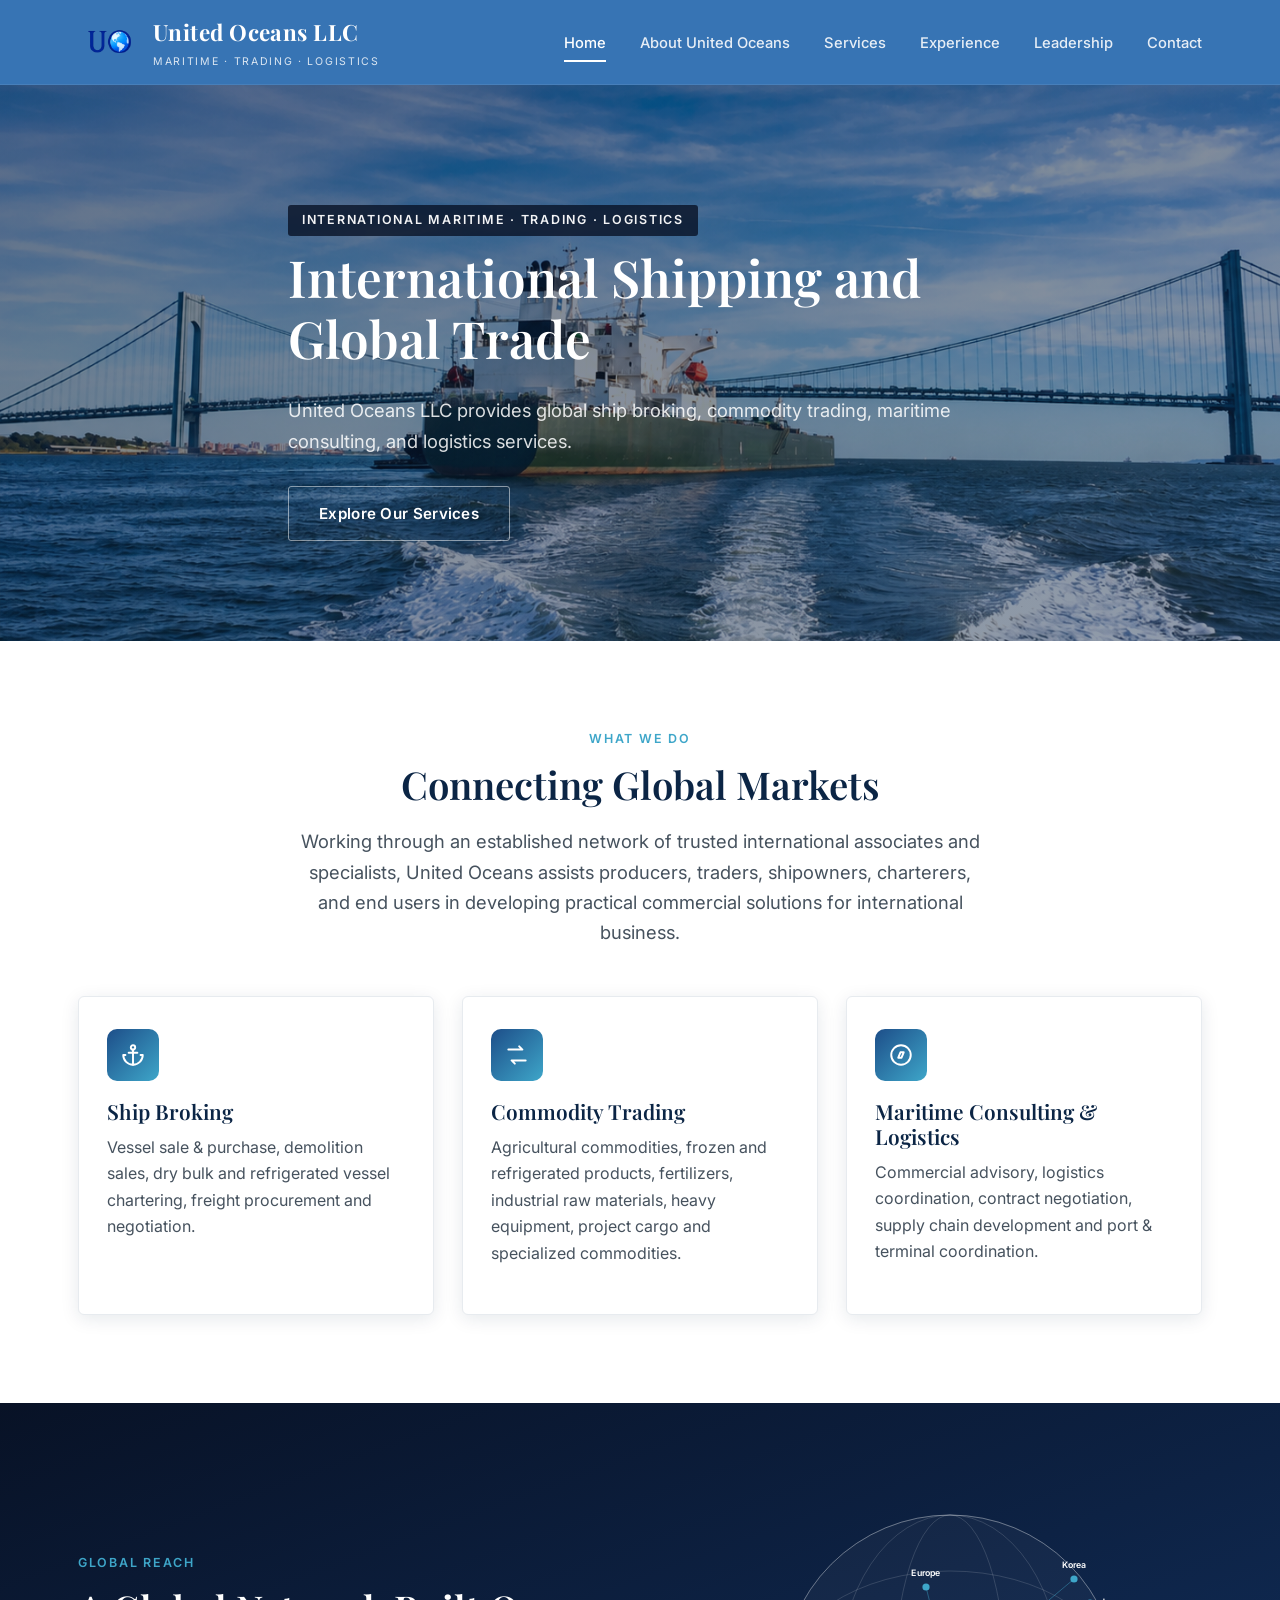
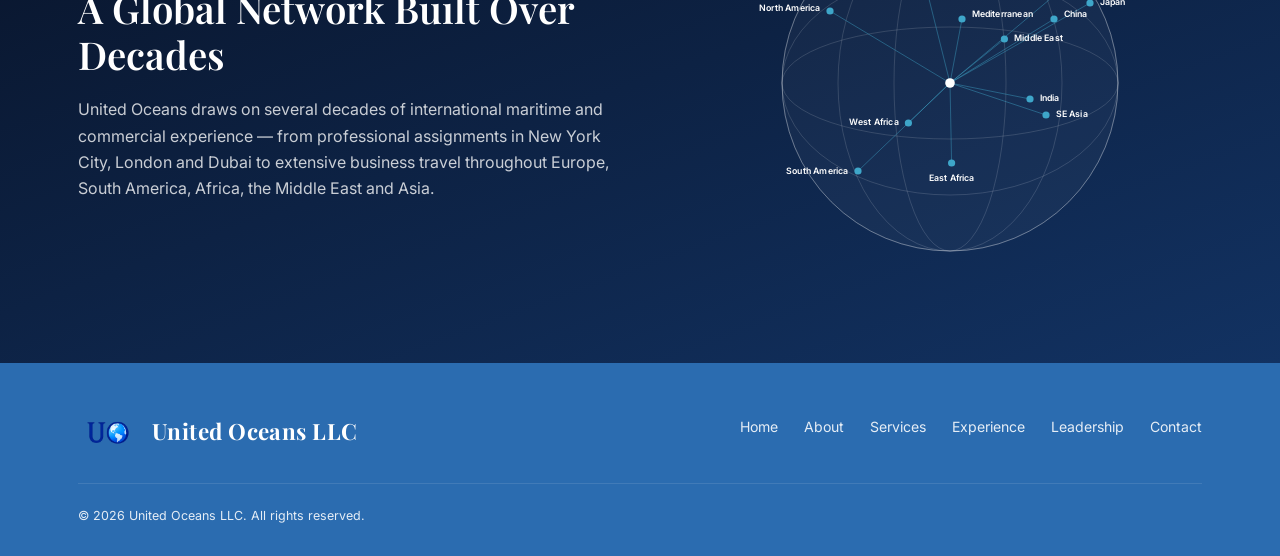
<file: index.html>
<!DOCTYPE html>
<html lang="en">
<head>
<meta charset="UTF-8">
<meta name="viewport" content="width=device-width, initial-scale=1.0">
<title>United Oceans LLC | International Maritime Consulting, Ship Broking &amp; Trading</title>
<meta name="description" content="United Oceans LLC provides international ship broking, commodity trading, maritime consulting and logistics services across the world's principal trading regions.">
<link rel="icon" type="image/png" href="logo.png">
<link rel="stylesheet" href="css/style.css?v=1784736055">
</head>
<body>

<header class="site-header">
  <div class="container">
    <a href="index.html" class="brand">
      <img src="logo.png" alt="United Oceans LLC" class="brand-logo">
      <span class="brand-text">
        <span class="brand-name">United Oceans LLC</span>
        <span class="brand-tag">Maritime &middot; Trading &middot; Logistics</span>
      </span>
    </a>
    <nav class="main-nav">
      <ul>
        <li><a href="index.html">Home</a></li>
        <li><a href="about.html">About United Oceans</a></li>
        <li><a href="services.html">Services</a></li>
        <li><a href="experience.html">Experience</a></li>
        <li><a href="leadership.html">Leadership</a></li>
        <li><a href="contact.html">Contact</a></li>
      </ul>
    </nav>
    <button class="nav-toggle" aria-label="Toggle menu"><span></span><span></span><span></span></button>
  </div>
</header>

<section class="hero hero-photo">
  <div class="hero-photo-img"></div>
  <div class="hero-photo-overlay"></div>
  <div class="container hero-inner">
    <span class="eyebrow">International Maritime &middot; Trading &middot; Logistics</span>
    <h1>International Shipping and Global Trade</h1>
    <p class="lede">United Oceans LLC provides global ship broking, commodity trading, maritime consulting, and logistics services.</p>
    <div class="hero-actions">
      <a href="services.html" class="btn btn-outline">Explore Our Services</a>
    </div>
  </div>
</section>

<section>
  <div class="container">
    <div class="section-head center" style="margin-left:auto;margin-right:auto;">
      <span class="eyebrow" style="display:block;text-align:center;">What We Do</span>
      <h2 style="text-align:center;">Connecting Global Markets</h2>
      <p class="lede" style="margin:0 auto;text-align:center;">Working through an established network of trusted international associates and specialists, United Oceans assists producers, traders, shipowners, charterers, and end users in developing practical commercial solutions for international business.</p>
    </div>
    <div class="grid grid-3">
      <div class="card">
        <div class="icon-badge">
          <svg viewBox="0 0 24 24" stroke-width="1.8" stroke-linecap="round" stroke-linejoin="round"><circle cx="12" cy="5" r="2"></circle><line x1="12" y1="7" x2="12" y2="21"></line><path d="M5 12H3a9 9 0 0 0 9 9 9 9 0 0 0 9-9h-2"></path><line x1="8" y1="10" x2="16" y2="10"></line></svg>
        </div>
        <h3>Ship Broking</h3>
        <p>Vessel sale &amp; purchase, demolition sales, dry bulk and refrigerated vessel chartering, freight procurement and negotiation.</p>
      </div>
      <div class="card">
        <div class="icon-badge">
          <svg viewBox="0 0 24 24" stroke-width="1.8" stroke-linecap="round" stroke-linejoin="round"><path d="M4 7h13l-3-3"></path><path d="M20 17H7l3 3"></path></svg>
        </div>
        <h3>Commodity Trading</h3>
        <p>Agricultural commodities, frozen and refrigerated products, fertilizers, industrial raw materials, heavy equipment, project cargo and specialized commodities.</p>
      </div>
      <div class="card">
        <div class="icon-badge">
          <svg viewBox="0 0 24 24" stroke-width="1.8" stroke-linecap="round" stroke-linejoin="round"><circle cx="12" cy="12" r="9"></circle><polygon points="14.5,9.5 12.5,14.5 9.5,14.5 11.5,9.5"></polygon></svg>
        </div>
        <h3>Maritime Consulting &amp; Logistics</h3>
        <p>Commercial advisory, logistics coordination, contract negotiation, supply chain development and port &amp; terminal coordination.</p>
      </div>
    </div>
  </div>
</section>

<section class="dark">
  <div class="container">
    <div class="split">
      <div>
        <span class="eyebrow">Global Reach</span>
        <h2>A Global Network Built Over Decades</h2>
        <p>United Oceans draws on several decades of international maritime and commercial experience &mdash; from professional assignments in New York City, London and Dubai to extensive business travel throughout Europe, South America, Africa, the Middle East and Asia.</p>
      </div>
      <div class="globe-wrap">
        <svg class="globe-svg" viewBox="0 0 600 480" width="100%" style="max-width:480px;">
          <ellipse class="grid-line" cx="300" cy="240" rx="210" ry="210"></ellipse>
          <ellipse class="grid-line" cx="300" cy="240" rx="210" ry="70"></ellipse>
          <ellipse class="grid-line" cx="300" cy="240" rx="210" ry="140"></ellipse>
          <ellipse class="grid-line" cx="300" cy="240" rx="70" ry="210"></ellipse>
          <ellipse class="grid-line" cx="300" cy="240" rx="140" ry="210"></ellipse>
          <circle class="globe-outline" cx="300" cy="240" r="210"></circle>

          <line class="link" x1="300" y1="240" x2="150" y2="150"></line>
          <line class="link" x1="300" y1="240" x2="185" y2="350"></line>
          <line class="link" x1="300" y1="240" x2="270" y2="120"></line>
          <line class="link" x1="300" y1="240" x2="315" y2="160"></line>
          <line class="link" x1="300" y1="240" x2="368" y2="185"></line>
          <line class="link" x1="300" y1="240" x2="248" y2="290"></line>
          <line class="link" x1="300" y1="240" x2="302" y2="340"></line>
          <line class="link" x1="300" y1="240" x2="400" y2="260"></line>
          <line class="link" x1="300" y1="240" x2="430" y2="160"></line>
          <line class="link" x1="300" y1="240" x2="475" y2="140"></line>
          <line class="link" x1="300" y1="240" x2="455" y2="110"></line>
          <line class="link" x1="300" y1="240" x2="420" y2="280"></line>

          <circle class="node-core" cx="300" cy="240" r="6"></circle>

          <circle class="node" cx="150" cy="150" r="4.5"></circle>
          <circle class="node" cx="185" cy="350" r="4.5"></circle>
          <circle class="node" cx="270" cy="120" r="4.5"></circle>
          <circle class="node" cx="315" cy="160" r="4.5"></circle>
          <circle class="node" cx="368" cy="185" r="4.5"></circle>
          <circle class="node" cx="248" cy="290" r="4.5"></circle>
          <circle class="node" cx="302" cy="340" r="4.5"></circle>
          <circle class="node" cx="400" cy="260" r="4.5"></circle>
          <circle class="node" cx="430" cy="160" r="4.5"></circle>
          <circle class="node" cx="475" cy="140" r="4.5"></circle>
          <circle class="node" cx="455" cy="110" r="4.5"></circle>
          <circle class="node" cx="420" cy="280" r="4.5"></circle>

          <text x="138" y="150" text-anchor="end">North America</text>
          <text x="173" y="354" text-anchor="end">South America</text>
          <text x="270" y="106" text-anchor="middle">Europe</text>
          <text x="327" y="158" text-anchor="start">Mediterranean</text>
          <text x="380" y="188" text-anchor="start">Middle East</text>
          <text x="236" y="292" text-anchor="end">West Africa</text>
          <text x="302" y="362" text-anchor="middle">East Africa</text>
          <text x="412" y="263" text-anchor="start">India</text>
          <text x="442" y="158" text-anchor="start">China</text>
          <text x="487" y="142" text-anchor="start">Japan</text>
          <text x="455" y="96" text-anchor="middle">Korea</text>
          <text x="432" y="283" text-anchor="start">SE Asia</text>
        </svg>
      </div>
    </div>
  </div>
</section>



<footer class="site-footer">
  <div class="container">
    <div class="footer-top">
      <div class="footer-brand" style="display:flex;gap:14px;align-items:flex-start;">
        <img src="logo.png" alt="United Oceans LLC" style="height:40px;width:auto;flex:0 0 auto;">
        <div>
        <div class="brand-name">United Oceans LLC</div>
      </div>
      </div>
      <nav class="footer-nav">
        <ul>
          <li><a href="index.html">Home</a></li>
          <li><a href="about.html">About</a></li>
          <li><a href="services.html">Services</a></li>
          <li><a href="experience.html">Experience</a></li>
          <li><a href="leadership.html">Leadership</a></li>
          <li><a href="contact.html">Contact</a></li>
        </ul>
      </nav>
    </div>
    <div class="footer-bottom">
      <span>&copy; 2026 United Oceans LLC. All rights reserved.</span>
    </div>
  </div>
</footer>

<script src="js/main.js"></script>
</body>
</html>
</file>
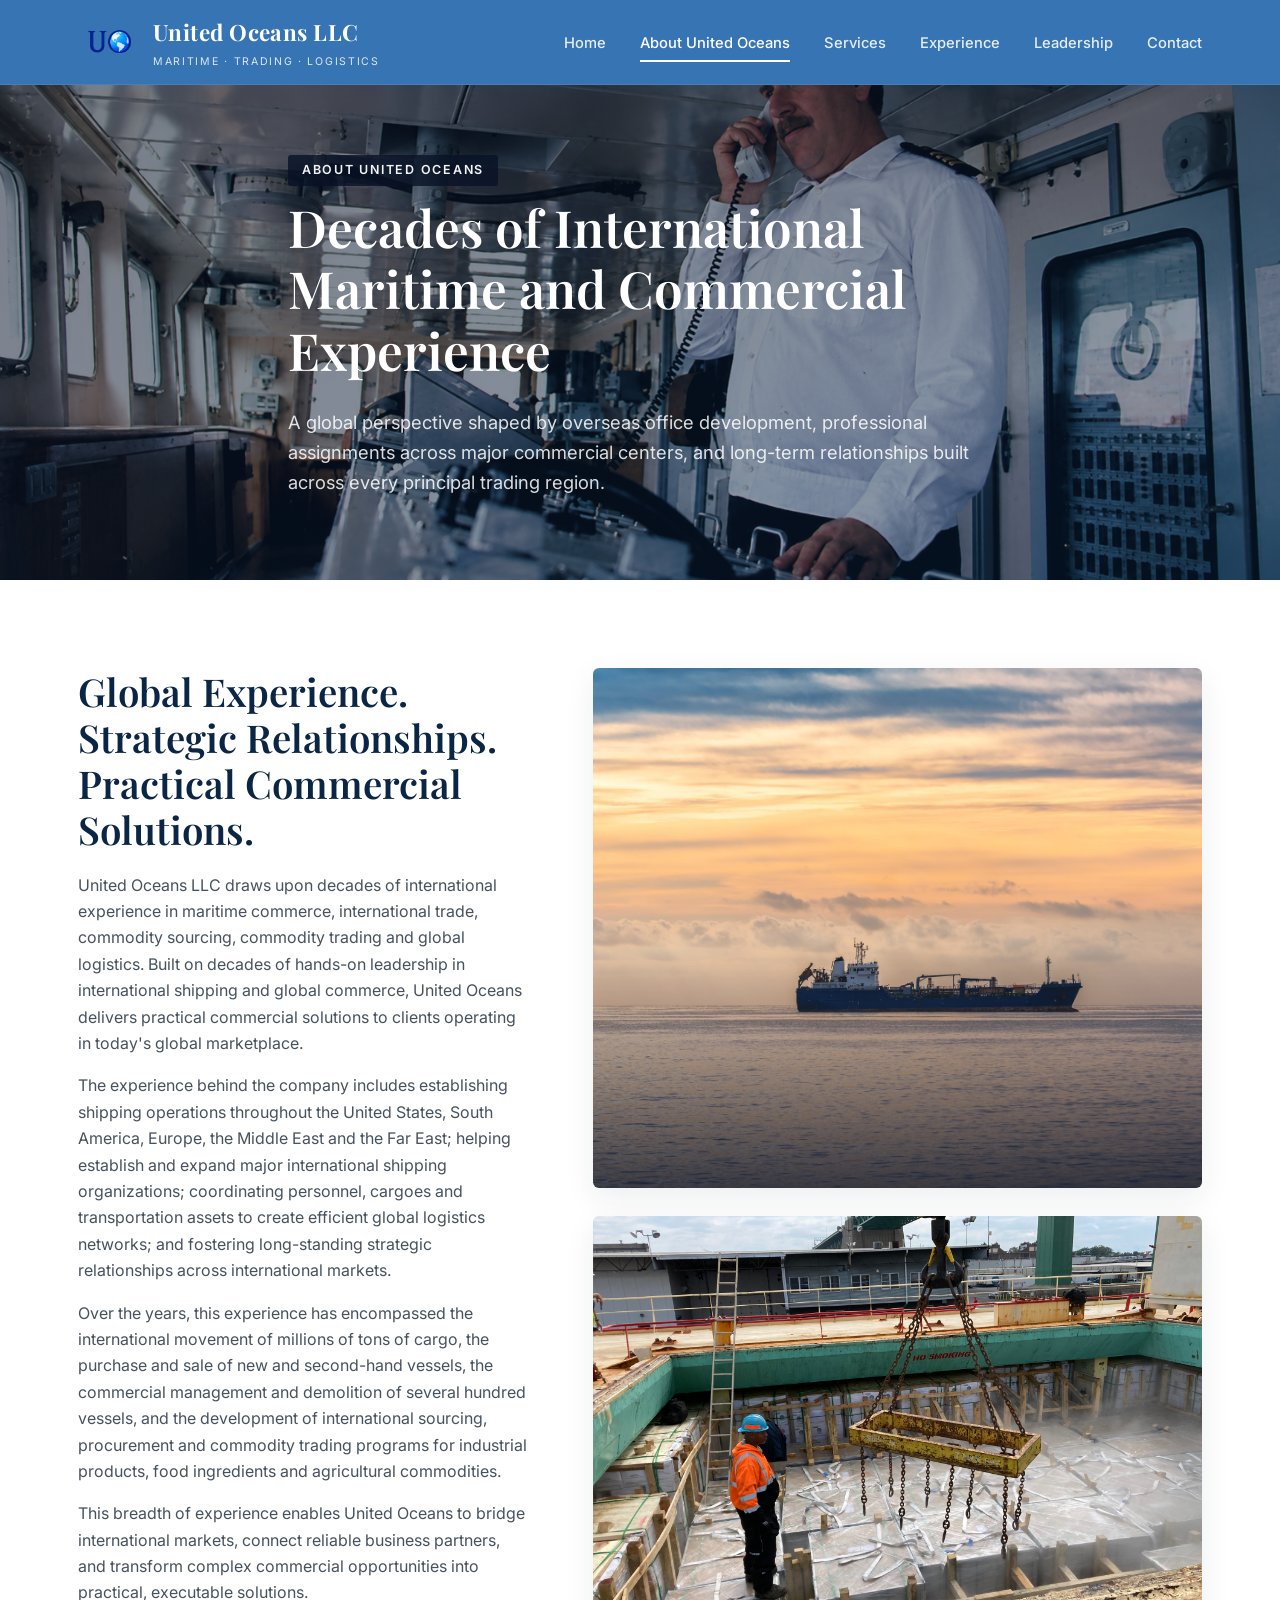
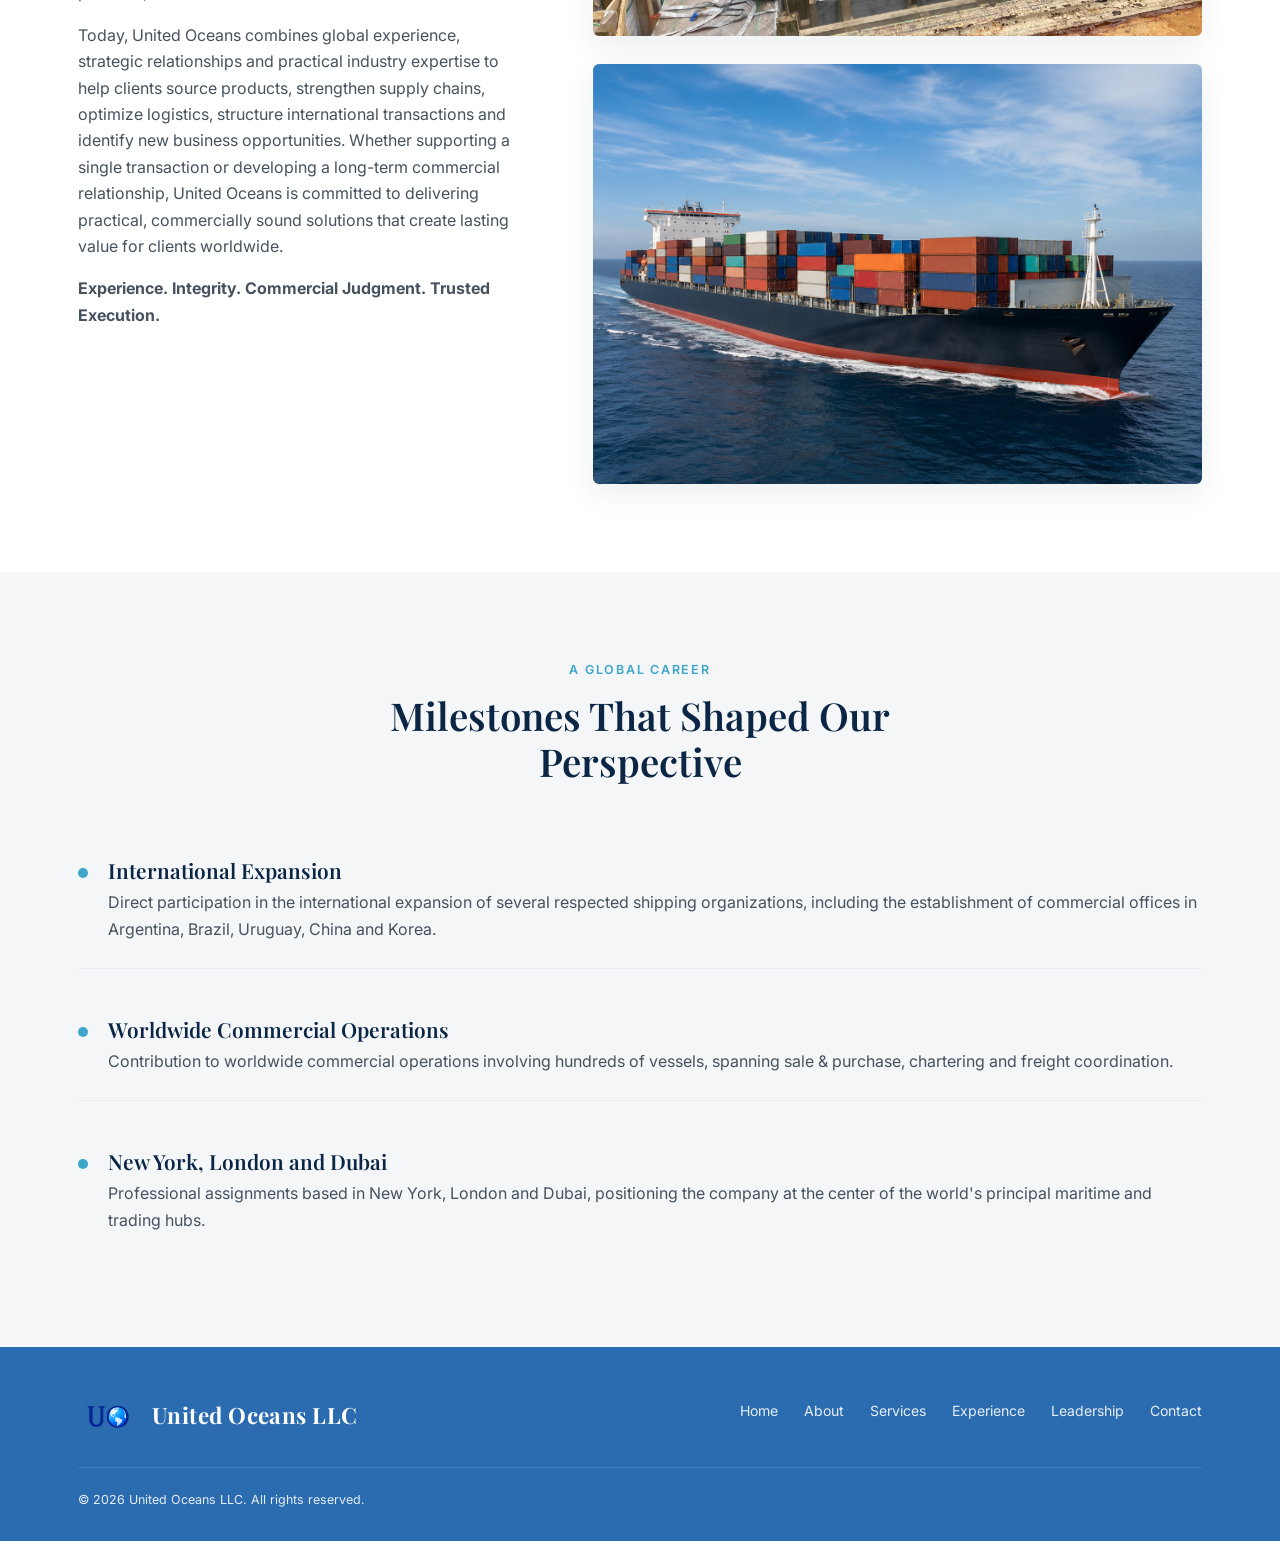
<file: about.html>
<!DOCTYPE html>
<html lang="en">
<head>
<meta charset="UTF-8">
<meta name="viewport" content="width=device-width, initial-scale=1.0">
<title>About United Oceans | International Maritime &amp; Commercial Experience</title>
<meta name="description" content="Several decades of international maritime and commercial experience, including overseas commercial office development and professional assignments in London and Dubai.">
<link rel="icon" type="image/png" href="logo.png">
<link rel="stylesheet" href="css/style.css?v=1784736055">
</head>
<body>

<header class="site-header">
  <div class="container">
    <a href="index.html" class="brand">
      <img src="logo.png" alt="United Oceans LLC" class="brand-logo">
      <span class="brand-text">
        <span class="brand-name">United Oceans LLC</span>
        <span class="brand-tag">Maritime &middot; Trading &middot; Logistics</span>
      </span>
    </a>
    <nav class="main-nav">
      <ul>
        <li><a href="index.html">Home</a></li>
        <li><a href="about.html">About United Oceans</a></li>
        <li><a href="services.html">Services</a></li>
        <li><a href="experience.html">Experience</a></li>
        <li><a href="leadership.html">Leadership</a></li>
        <li><a href="contact.html">Contact</a></li>
      </ul>
    </nav>
    <button class="nav-toggle" aria-label="Toggle menu"><span></span><span></span><span></span></button>
  </div>
</header>

<section class="hero compact hero-photo">
  <div class="about-hero-img"></div>
  <div class="about-hero-overlay"></div>
  <div class="container hero-inner">
    <span class="eyebrow">About United Oceans</span>
    <h1>Decades of International Maritime and Commercial Experience</h1>
    <p class="lede">A global perspective shaped by overseas office development, professional assignments across major commercial centers, and long-term relationships built across every principal trading region.</p>
  </div>
</section>

<section>
  <div class="container">
    <div class="split" style="grid-template-columns: 0.85fr 1.15fr; align-items: start;">
      <div>
        <h2>Global Experience. Strategic Relationships. Practical Commercial Solutions.</h2>
        <p>United Oceans LLC draws upon decades of international experience in maritime commerce, international trade, commodity sourcing, commodity trading and global logistics. Built on decades of hands-on leadership in international shipping and global commerce, United Oceans delivers practical commercial solutions to clients operating in today's global marketplace.</p>
        <p>The experience behind the company includes establishing shipping operations throughout the United States, South America, Europe, the Middle East and the Far East; helping establish and expand major international shipping organizations; coordinating personnel, cargoes and transportation assets to create efficient global logistics networks; and fostering long-standing strategic relationships across international markets.</p>
        <p>Over the years, this experience has encompassed the international movement of millions of tons of cargo, the purchase and sale of new and second-hand vessels, the commercial management and demolition of several hundred vessels, and the development of international sourcing, procurement and commodity trading programs for industrial products, food ingredients and agricultural commodities.</p>
        <p>This breadth of experience enables United Oceans to bridge international markets, connect reliable business partners, and transform complex commercial opportunities into practical, executable solutions.</p>
        <p>Today, United Oceans combines global experience, strategic relationships and practical industry expertise to help clients source products, strengthen supply chains, optimize logistics, structure international transactions and identify new business opportunities. Whether supporting a single transaction or developing a long-term commercial relationship, United Oceans is committed to delivering practical, commercially sound solutions that create lasting value for clients worldwide.</p>
        <p><strong>Experience. Integrity. Commercial Judgment. Trusted Execution.</strong></p>
      </div>
      <div class="photo-stack">
        <div class="media-panel photo"></div>
        <div class="media-panel loading-cargo"></div>
        <div class="media-panel container-ship"></div>
      </div>
    </div>
  </div>
</section>

<section class="alt">
  <div class="container">
    <div class="section-head center" style="margin-left:auto;margin-right:auto;">
      <span class="eyebrow" style="display:block;text-align:center;">A Global Career</span>
      <h2 style="text-align:center;">Milestones That Shaped Our Perspective</h2>
    </div>
    <div class="highlight-list">
      <div class="highlight">
        <div class="highlight-mark"></div>
        <div>
          <h3>International Expansion</h3>
          <p>Direct participation in the international expansion of several respected shipping organizations, including the establishment of commercial offices in Argentina, Brazil, Uruguay, China and Korea.</p>
        </div>
      </div>
      <div class="highlight">
        <div class="highlight-mark"></div>
        <div>
          <h3>Worldwide Commercial Operations</h3>
          <p>Contribution to worldwide commercial operations involving hundreds of vessels, spanning sale &amp; purchase, chartering and freight coordination.</p>
        </div>
      </div>
      <div class="highlight">
        <div class="highlight-mark"></div>
        <div>
          <h3>New York, London and Dubai</h3>
          <p>Professional assignments based in New York, London and Dubai, positioning the company at the center of the world's principal maritime and trading hubs.</p>
        </div>
      </div>
    </div>
  </div>
</section>


<footer class="site-footer">
  <div class="container">
    <div class="footer-top">
      <div class="footer-brand" style="display:flex;gap:14px;align-items:flex-start;">
        <img src="logo.png" alt="United Oceans LLC" style="height:40px;width:auto;flex:0 0 auto;">
        <div>
        <div class="brand-name">United Oceans LLC</div>
      </div>
      </div>
      <nav class="footer-nav">
        <ul>
          <li><a href="index.html">Home</a></li>
          <li><a href="about.html">About</a></li>
          <li><a href="services.html">Services</a></li>
          <li><a href="experience.html">Experience</a></li>
          <li><a href="leadership.html">Leadership</a></li>
          <li><a href="contact.html">Contact</a></li>
        </ul>
      </nav>
    </div>
    <div class="footer-bottom">
      <span>&copy; 2026 United Oceans LLC. All rights reserved.</span>
    </div>
  </div>
</footer>

<script src="js/main.js"></script>
</body>
</html>
</file>
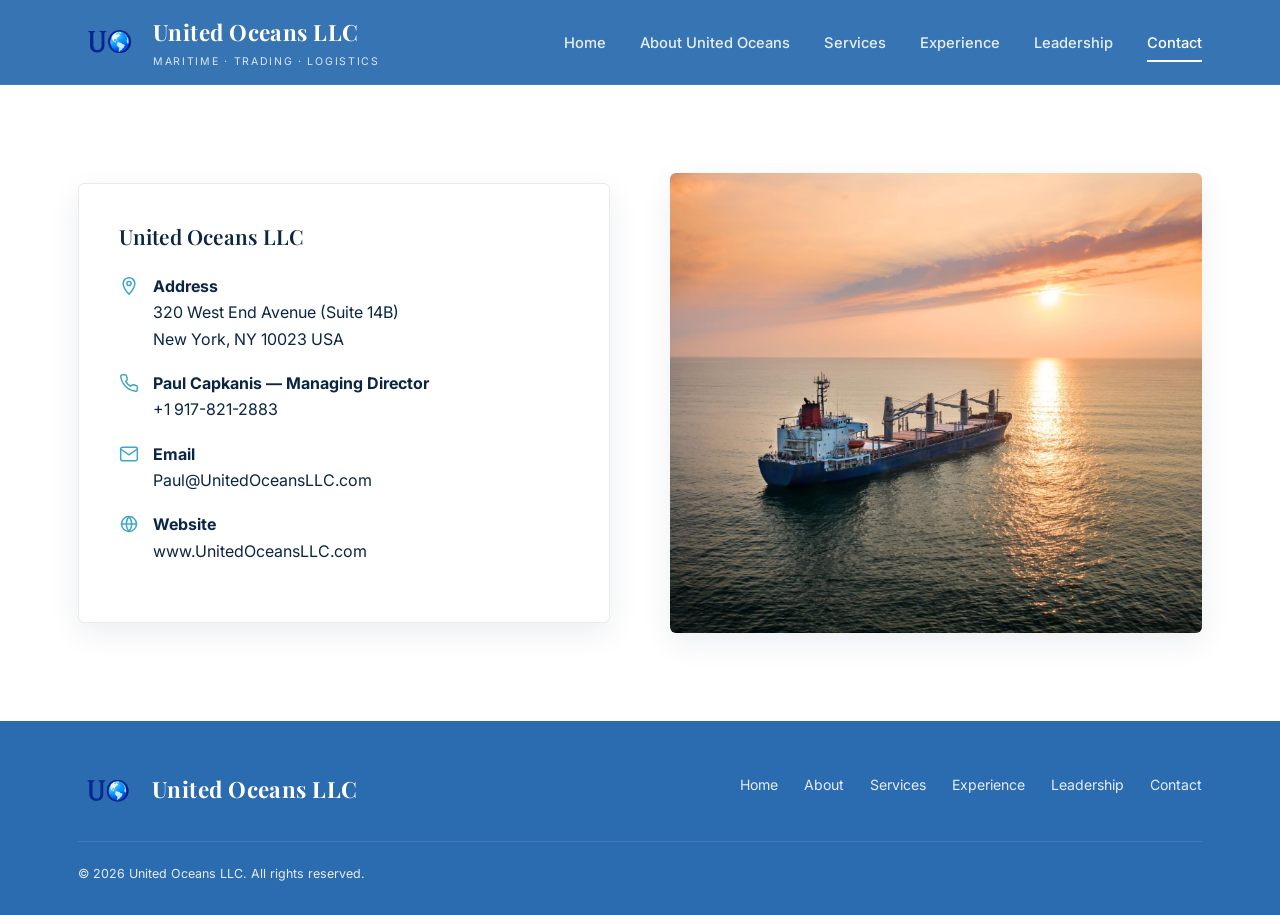
<file: contact.html>
<!DOCTYPE html>
<html lang="en">
<head>
<meta charset="UTF-8">
<meta name="viewport" content="width=device-width, initial-scale=1.0">
<title>Contact | United Oceans LLC</title>
<meta name="description" content="Contact United Oceans LLC, 320 West End Avenue (Suite 14B), New York, NY 10023 USA.">
<link rel="icon" type="image/png" href="logo.png">
<link rel="stylesheet" href="css/style.css?v=1784736055">
</head>
<body>

<header class="site-header">
  <div class="container">
    <a href="index.html" class="brand">
      <img src="logo.png" alt="United Oceans LLC" class="brand-logo">
      <span class="brand-text">
        <span class="brand-name">United Oceans LLC</span>
        <span class="brand-tag">Maritime &middot; Trading &middot; Logistics</span>
      </span>
    </a>
    <nav class="main-nav">
      <ul>
        <li><a href="index.html">Home</a></li>
        <li><a href="about.html">About United Oceans</a></li>
        <li><a href="services.html">Services</a></li>
        <li><a href="experience.html">Experience</a></li>
        <li><a href="leadership.html">Leadership</a></li>
        <li><a href="contact.html">Contact</a></li>
      </ul>
    </nav>
    <button class="nav-toggle" aria-label="Toggle menu"><span></span><span></span><span></span></button>
  </div>
</header>

<section>
  <div class="container contact-grid">
    <div class="contact-card">
      <h3>United Oceans LLC</h3>
      <div class="contact-line" style="margin-top:24px;">
        <svg viewBox="0 0 24 24" stroke-width="1.8" stroke-linecap="round" stroke-linejoin="round"><path d="M12 22s7-7.58 7-13a7 7 0 1 0-14 0c0 5.42 7 13 7 13z"></path><circle cx="12" cy="9" r="2.5"></circle></svg>
        <div>
          <strong>Address</strong>
          320 West End Avenue (Suite 14B)<br>New York, NY 10023 USA
        </div>
      </div>
      <div class="contact-line">
        <svg viewBox="0 0 24 24" stroke-width="1.8" stroke-linecap="round" stroke-linejoin="round"><path d="M22 16.92v3a2 2 0 0 1-2.18 2 19.79 19.79 0 0 1-8.63-3.07 19.5 19.5 0 0 1-6-6 19.79 19.79 0 0 1-3.07-8.67A2 2 0 0 1 4.11 2h3a2 2 0 0 1 2 1.72c.127.96.361 1.903.7 2.81a2 2 0 0 1-.45 2.11L8.09 9.91a16 16 0 0 0 6 6l1.27-1.27a2 2 0 0 1 2.11-.45c.907.339 1.85.573 2.81.7A2 2 0 0 1 22 16.92z"></path></svg>
        <div>
          <strong>Paul Capkanis &mdash; Managing Director</strong>
          <a href="tel:+19178212883">+1 917-821-2883</a>
        </div>
      </div>
      <div class="contact-line">
        <svg viewBox="0 0 24 24" stroke-width="1.8" stroke-linecap="round" stroke-linejoin="round"><rect x="2" y="4" width="20" height="16" rx="2"></rect><path d="m22 6-10 7L2 6"></path></svg>
        <div>
          <strong>Email</strong>
          <a href="mailto:Paul@UnitedOceansLLC.com">Paul@UnitedOceansLLC.com</a>
        </div>
      </div>
      <div class="contact-line">
        <svg viewBox="0 0 24 24" stroke-width="1.8" stroke-linecap="round" stroke-linejoin="round"><circle cx="12" cy="12" r="9"></circle><line x1="3" y1="12" x2="21" y2="12"></line><path d="M12 3a14 14 0 0 1 0 18a14 14 0 0 1 0-18"></path></svg>
        <div>
          <strong>Website</strong>
          <a href="https://www.UnitedOceansLLC.com">www.UnitedOceansLLC.com</a>
        </div>
      </div>
    </div>
    <div class="media-panel loading-photo"></div>
  </div>
</section>

<footer class="site-footer">
  <div class="container">
    <div class="footer-top">
      <div class="footer-brand" style="display:flex;gap:14px;align-items:flex-start;">
        <img src="logo.png" alt="United Oceans LLC" style="height:40px;width:auto;flex:0 0 auto;">
        <div>
        <div class="brand-name">United Oceans LLC</div>
      </div>
      </div>
      <nav class="footer-nav">
        <ul>
          <li><a href="index.html">Home</a></li>
          <li><a href="about.html">About</a></li>
          <li><a href="services.html">Services</a></li>
          <li><a href="experience.html">Experience</a></li>
          <li><a href="leadership.html">Leadership</a></li>
          <li><a href="contact.html">Contact</a></li>
        </ul>
      </nav>
    </div>
    <div class="footer-bottom">
      <span>&copy; 2026 United Oceans LLC. All rights reserved.</span>
    </div>
  </div>
</footer>

<script src="js/main.js"></script>
</body>
</html>
</file>
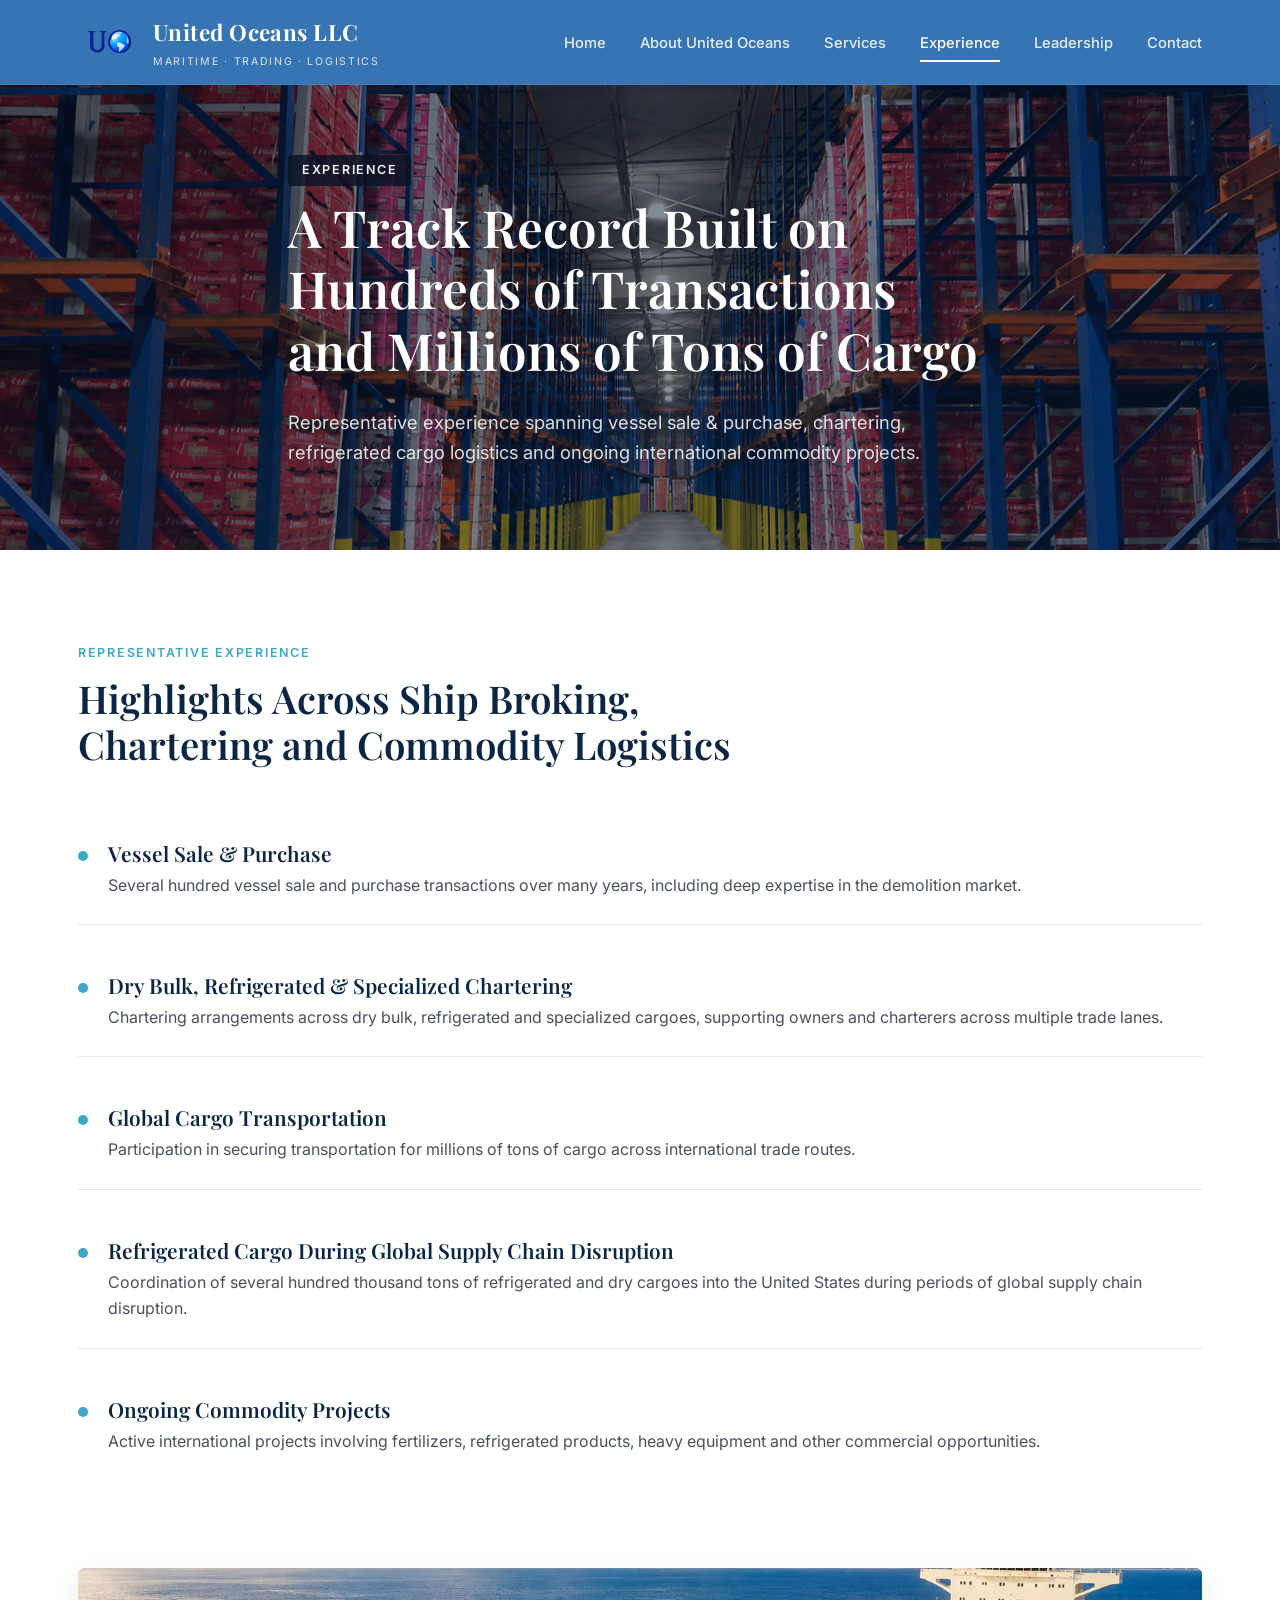
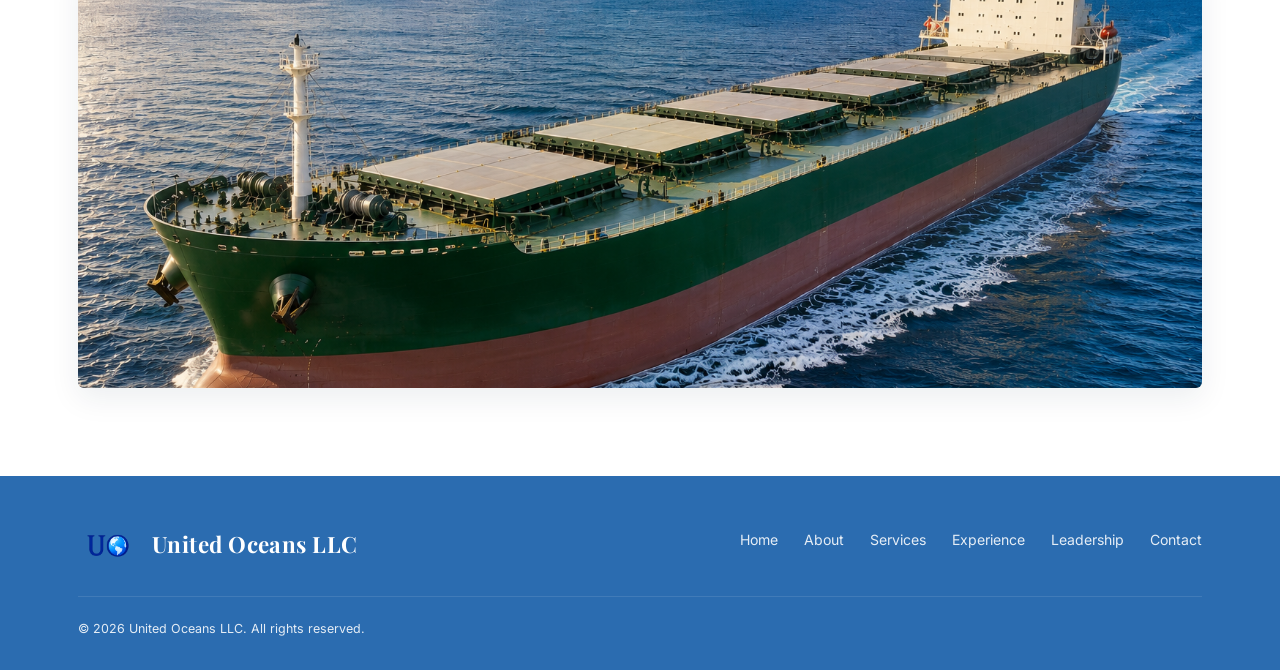
<file: experience.html>
<!DOCTYPE html>
<html lang="en">
<head>
<meta charset="UTF-8">
<meta name="viewport" content="width=device-width, initial-scale=1.0">
<title>Experience | United Oceans LLC</title>
<meta name="description" content="Representative experience including vessel sale and purchase transactions, chartering, refrigerated cargo logistics and ongoing international commodity projects.">
<link rel="icon" type="image/png" href="logo.png">
<link rel="stylesheet" href="css/style.css?v=1784736055">
</head>
<body>

<header class="site-header">
  <div class="container">
    <a href="index.html" class="brand">
      <img src="logo.png" alt="United Oceans LLC" class="brand-logo">
      <span class="brand-text">
        <span class="brand-name">United Oceans LLC</span>
        <span class="brand-tag">Maritime &middot; Trading &middot; Logistics</span>
      </span>
    </a>
    <nav class="main-nav">
      <ul>
        <li><a href="index.html">Home</a></li>
        <li><a href="about.html">About United Oceans</a></li>
        <li><a href="services.html">Services</a></li>
        <li><a href="experience.html">Experience</a></li>
        <li><a href="leadership.html">Leadership</a></li>
        <li><a href="contact.html">Contact</a></li>
      </ul>
    </nav>
    <button class="nav-toggle" aria-label="Toggle menu"><span></span><span></span><span></span></button>
  </div>
</header>

<section class="hero compact hero-photo">
  <div class="experience-hero-img"></div>
  <div class="experience-hero-overlay"></div>
  <div class="container hero-inner">
    <span class="eyebrow">Experience</span>
    <h1>A Track Record Built on Hundreds of Transactions and Millions of Tons of Cargo</h1>
    <p class="lede">Representative experience spanning vessel sale &amp; purchase, chartering, refrigerated cargo logistics and ongoing international commodity projects.</p>
  </div>
</section>

<section>
  <div class="container">
    <div class="section-head">
      <span class="eyebrow">Representative Experience</span>
      <h2>Highlights Across Ship Broking, Chartering and Commodity Logistics</h2>
    </div>
    <div class="highlight-list">
      <div class="highlight">
        <div class="highlight-mark"></div>
        <div>
          <h3>Vessel Sale &amp; Purchase</h3>
          <p>Several hundred vessel sale and purchase transactions over many years, including deep expertise in the demolition market.</p>
        </div>
      </div>
      <div class="highlight">
        <div class="highlight-mark"></div>
        <div>
          <h3>Dry Bulk, Refrigerated &amp; Specialized Chartering</h3>
          <p>Chartering arrangements across dry bulk, refrigerated and specialized cargoes, supporting owners and charterers across multiple trade lanes.</p>
        </div>
      </div>
      <div class="highlight">
        <div class="highlight-mark"></div>
        <div>
          <h3>Global Cargo Transportation</h3>
          <p>Participation in securing transportation for millions of tons of cargo across international trade routes.</p>
        </div>
      </div>
      <div class="highlight">
        <div class="highlight-mark"></div>
        <div>
          <h3>Refrigerated Cargo During Global Supply Chain Disruption</h3>
          <p>Coordination of several hundred thousand tons of refrigerated and dry cargoes into the United States during periods of global supply chain disruption.</p>
        </div>
      </div>
      <div class="highlight">
        <div class="highlight-mark"></div>
        <div>
          <h3>Ongoing Commodity Projects</h3>
          <p>Active international projects involving fertilizers, refrigerated products, heavy equipment and other commercial opportunities.</p>
        </div>
      </div>
    </div>
  </div>
</section>

<section style="padding-top: 0;">
  <div class="container">
    <div class="media-panel vessel4-photo"></div>
  </div>
</section>

<footer class="site-footer">
  <div class="container">
    <div class="footer-top">
      <div class="footer-brand" style="display:flex;gap:14px;align-items:flex-start;">
        <img src="logo.png" alt="United Oceans LLC" style="height:40px;width:auto;flex:0 0 auto;">
        <div>
        <div class="brand-name">United Oceans LLC</div>
      </div>
      </div>
      <nav class="footer-nav">
        <ul>
          <li><a href="index.html">Home</a></li>
          <li><a href="about.html">About</a></li>
          <li><a href="services.html">Services</a></li>
          <li><a href="experience.html">Experience</a></li>
          <li><a href="leadership.html">Leadership</a></li>
          <li><a href="contact.html">Contact</a></li>
        </ul>
      </nav>
    </div>
    <div class="footer-bottom">
      <span>&copy; 2026 United Oceans LLC. All rights reserved.</span>
    </div>
  </div>
</footer>

<script src="js/main.js"></script>
</body>
</html>
</file>
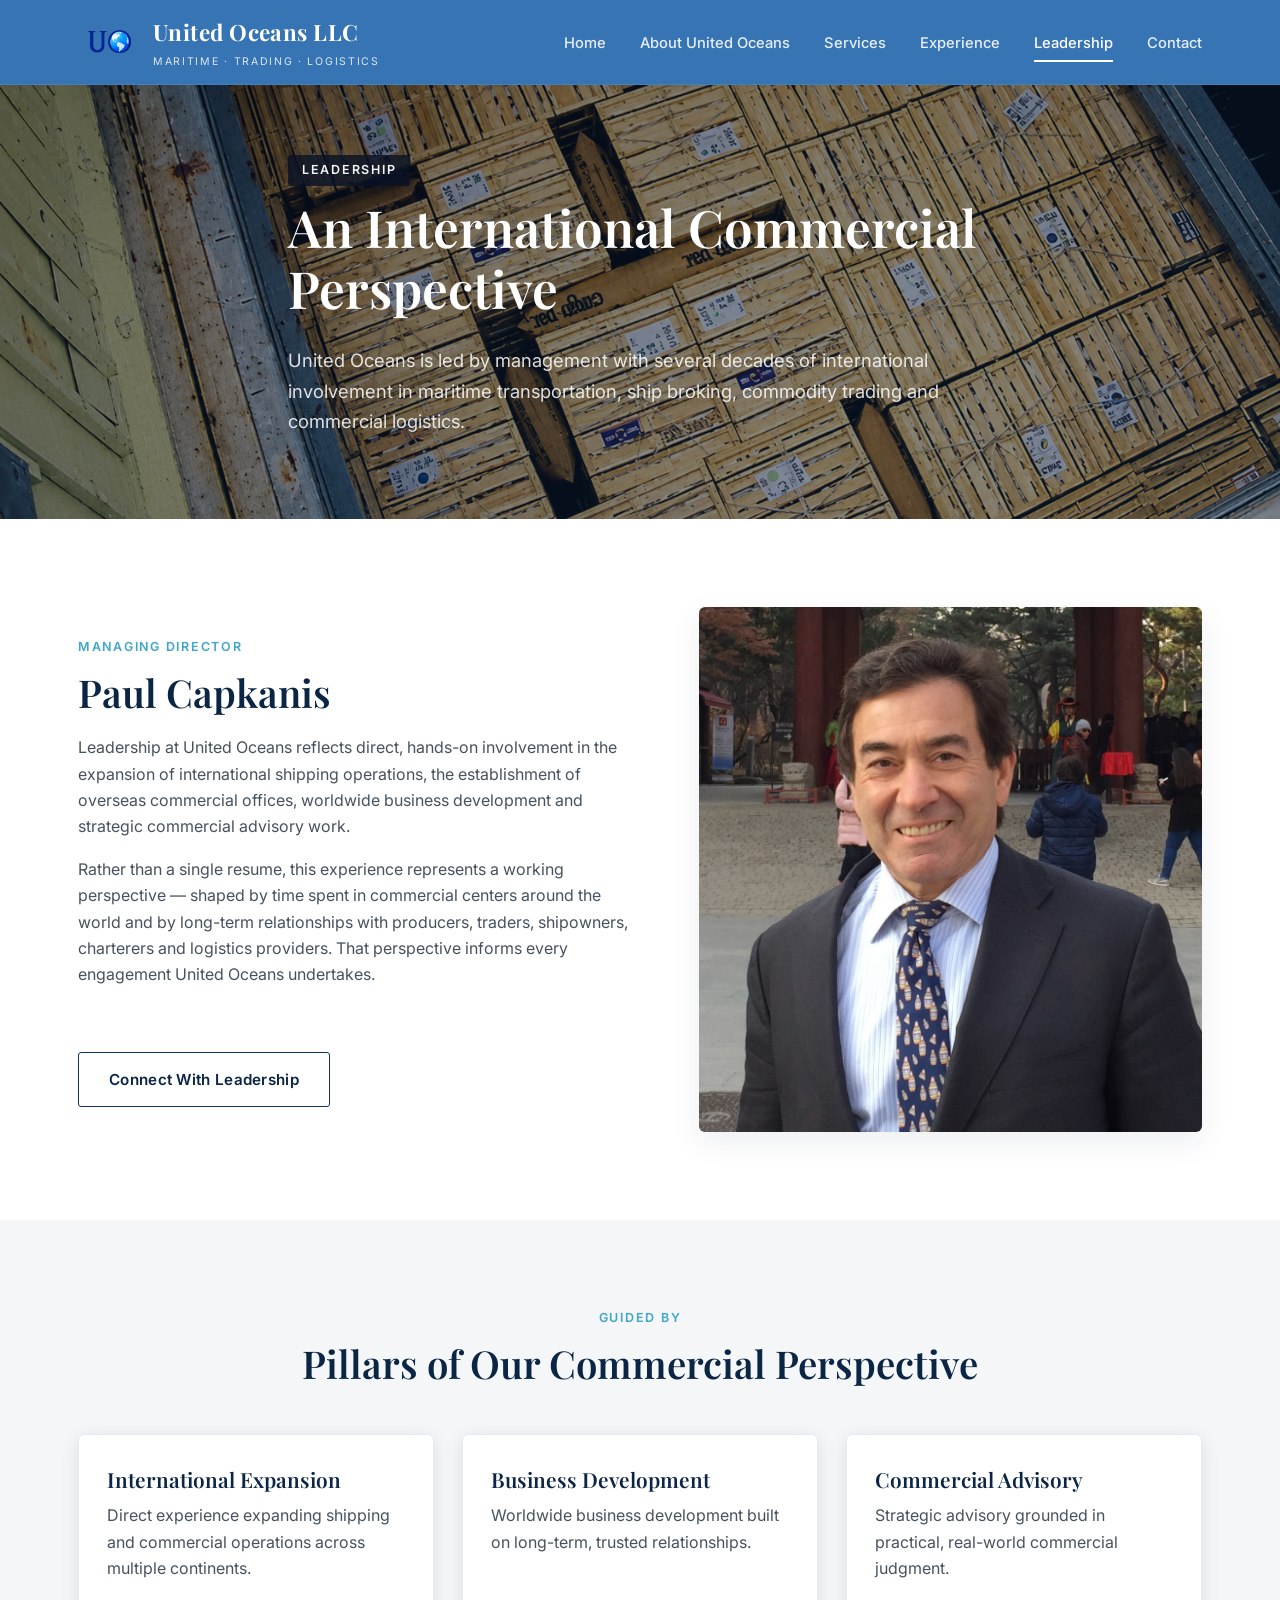
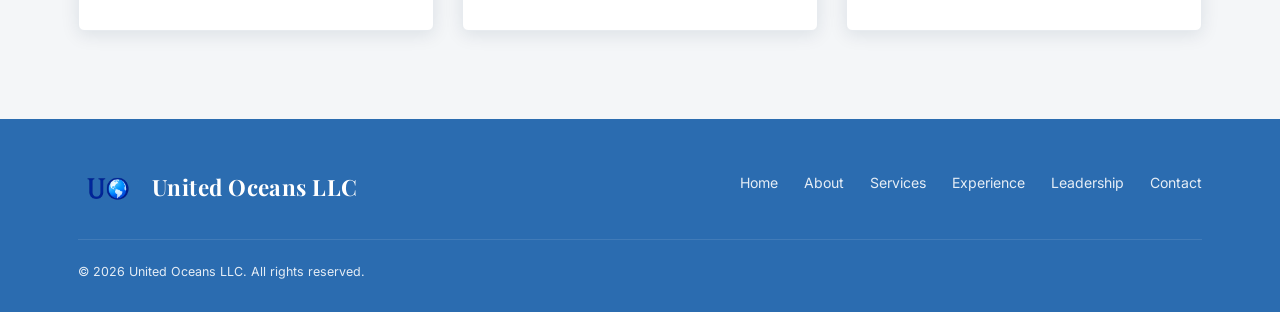
<file: leadership.html>
<!DOCTYPE html>
<html lang="en">
<head>
<meta charset="UTF-8">
<meta name="viewport" content="width=device-width, initial-scale=1.0">
<title>Leadership | United Oceans LLC</title>
<meta name="description" content="United Oceans LLC is led by management with several decades of international involvement in maritime transportation, ship broking, commodity trading and commercial logistics.">
<link rel="icon" type="image/png" href="logo.png">
<link rel="stylesheet" href="css/style.css?v=1784736055">
</head>
<body>

<header class="site-header">
  <div class="container">
    <a href="index.html" class="brand">
      <img src="logo.png" alt="United Oceans LLC" class="brand-logo">
      <span class="brand-text">
        <span class="brand-name">United Oceans LLC</span>
        <span class="brand-tag">Maritime &middot; Trading &middot; Logistics</span>
      </span>
    </a>
    <nav class="main-nav">
      <ul>
        <li><a href="index.html">Home</a></li>
        <li><a href="about.html">About United Oceans</a></li>
        <li><a href="services.html">Services</a></li>
        <li><a href="experience.html">Experience</a></li>
        <li><a href="leadership.html">Leadership</a></li>
        <li><a href="contact.html">Contact</a></li>
      </ul>
    </nav>
    <button class="nav-toggle" aria-label="Toggle menu"><span></span><span></span><span></span></button>
  </div>
</header>

<section class="hero compact hero-photo">
  <div class="leadership-hero-img"></div>
  <div class="leadership-hero-overlay"></div>
  <div class="container hero-inner">
    <span class="eyebrow">Leadership</span>
    <h1>An International Commercial Perspective</h1>
    <p class="lede">United Oceans is led by management with several decades of international involvement in maritime transportation, ship broking, commodity trading and commercial logistics.</p>
  </div>
</section>

<section>
  <div class="container">
    <div class="split">
      <div>
        <span class="eyebrow">Managing Director</span>
        <h2>Paul Capkanis</h2>
        <p>Leadership at United Oceans reflects direct, hands-on involvement in the expansion of international shipping operations, the establishment of overseas commercial offices, worldwide business development and strategic commercial advisory work.</p>
        <p>Rather than a single resume, this experience represents a working perspective &mdash; shaped by time spent in commercial centers around the world and by long-term relationships with producers, traders, shipowners, charterers and logistics providers. That perspective informs every engagement United Oceans undertakes.</p>
        <a href="contact.html" class="btn btn-outline-dark mt-lg">Connect With Leadership</a>
      </div>
      <img src="p-capkanis.jpg" alt="Paul J. Capkanis" class="portrait-photo-natural">
    </div>
  </div>
</section>

<section class="alt">
  <div class="container">
    <div class="section-head center" style="margin-left:auto;margin-right:auto;">
      <span class="eyebrow" style="display:block;text-align:center;">Guided By</span>
      <h2 style="text-align:center;">Pillars of Our Commercial Perspective</h2>
    </div>
    <div class="grid grid-3">
      <div class="card">
        <h3>International Expansion</h3>
        <p>Direct experience expanding shipping and commercial operations across multiple continents.</p>
      </div>
      <div class="card">
        <h3>Business Development</h3>
        <p>Worldwide business development built on long-term, trusted relationships.</p>
      </div>
      <div class="card">
        <h3>Commercial Advisory</h3>
        <p>Strategic advisory grounded in practical, real-world commercial judgment.</p>
      </div>
    </div>
  </div>
</section>

<footer class="site-footer">
  <div class="container">
    <div class="footer-top">
      <div class="footer-brand" style="display:flex;gap:14px;align-items:flex-start;">
        <img src="logo.png" alt="United Oceans LLC" style="height:40px;width:auto;flex:0 0 auto;">
        <div>
        <div class="brand-name">United Oceans LLC</div>
      </div>
      </div>
      <nav class="footer-nav">
        <ul>
          <li><a href="index.html">Home</a></li>
          <li><a href="about.html">About</a></li>
          <li><a href="services.html">Services</a></li>
          <li><a href="experience.html">Experience</a></li>
          <li><a href="leadership.html">Leadership</a></li>
          <li><a href="contact.html">Contact</a></li>
        </ul>
      </nav>
    </div>
    <div class="footer-bottom">
      <span>&copy; 2026 United Oceans LLC. All rights reserved.</span>
    </div>
  </div>
</footer>

<script src="js/main.js"></script>
</body>
</html>
</file>
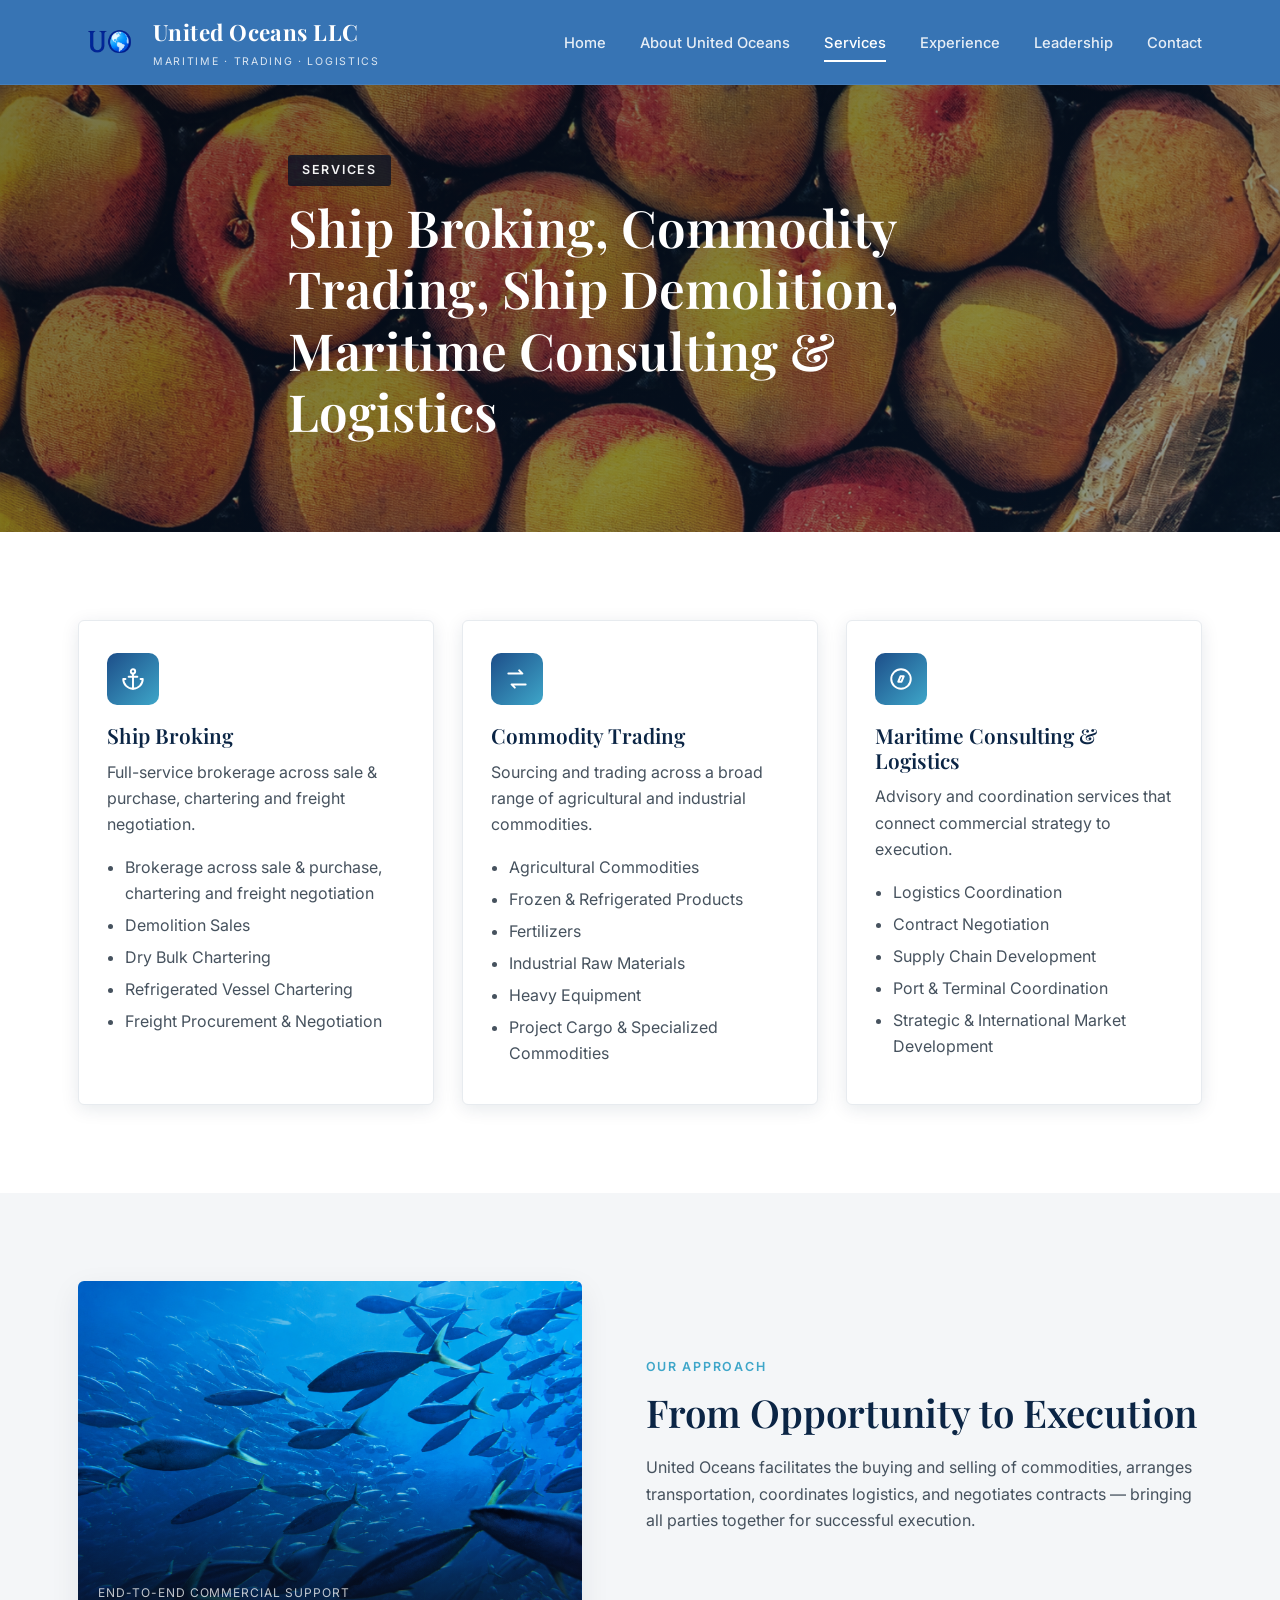
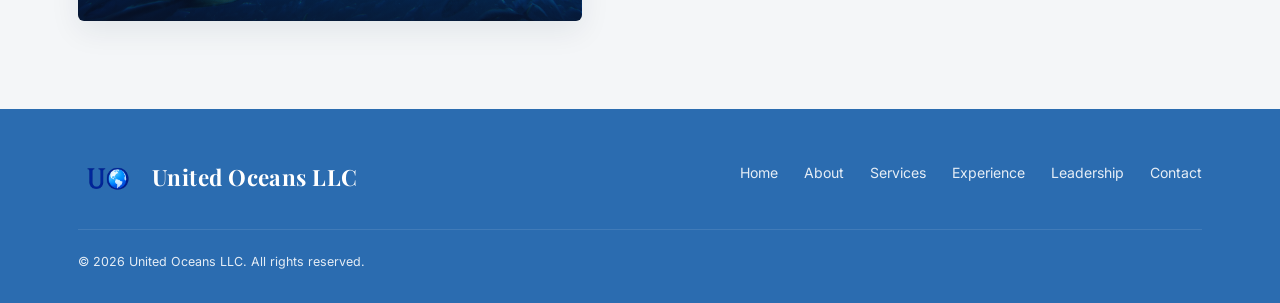
<file: services.html>
<!DOCTYPE html>
<html lang="en">
<head>
<meta charset="UTF-8">
<meta name="viewport" content="width=device-width, initial-scale=1.0">
<title>Services | United Oceans LLC</title>
<meta name="description" content="Ship broking, commodity trading, maritime consulting and logistics services from United Oceans LLC.">
<link rel="icon" type="image/png" href="logo.png">
<link rel="stylesheet" href="css/style.css?v=1784736055">
</head>
<body>

<header class="site-header">
  <div class="container">
    <a href="index.html" class="brand">
      <img src="logo.png" alt="United Oceans LLC" class="brand-logo">
      <span class="brand-text">
        <span class="brand-name">United Oceans LLC</span>
        <span class="brand-tag">Maritime &middot; Trading &middot; Logistics</span>
      </span>
    </a>
    <nav class="main-nav">
      <ul>
        <li><a href="index.html">Home</a></li>
        <li><a href="about.html">About United Oceans</a></li>
        <li><a href="services.html">Services</a></li>
        <li><a href="experience.html">Experience</a></li>
        <li><a href="leadership.html">Leadership</a></li>
        <li><a href="contact.html">Contact</a></li>
      </ul>
    </nav>
    <button class="nav-toggle" aria-label="Toggle menu"><span></span><span></span><span></span></button>
  </div>
</header>

<section class="hero compact hero-photo">
  <div class="services-hero-img"></div>
  <div class="services-hero-overlay"></div>
  <div class="container hero-inner">
    <span class="eyebrow">Services</span>
    <h1>Ship Broking, Commodity Trading, Ship Demolition, Maritime Consulting &amp; Logistics</h1>
  </div>
</section>

<section>
  <div class="container">
    <div class="grid grid-3">
      <div class="card">
        <div class="icon-badge">
          <svg viewBox="0 0 24 24" stroke-width="1.8" stroke-linecap="round" stroke-linejoin="round"><circle cx="12" cy="5" r="2"></circle><line x1="12" y1="7" x2="12" y2="21"></line><path d="M5 12H3a9 9 0 0 0 9 9 9 9 0 0 0 9-9h-2"></path><line x1="8" y1="10" x2="16" y2="10"></line></svg>
        </div>
        <h3>Ship Broking</h3>
        <p>Full-service brokerage across sale &amp; purchase, chartering and freight negotiation.</p>
        <ul>
          <li>Brokerage across sale &amp; purchase, chartering and freight negotiation</li>
          <li>Demolition Sales</li>
          <li>Dry Bulk Chartering</li>
          <li>Refrigerated Vessel Chartering</li>
          <li>Freight Procurement &amp; Negotiation</li>
        </ul>
      </div>
      <div class="card">
        <div class="icon-badge">
          <svg viewBox="0 0 24 24" stroke-width="1.8" stroke-linecap="round" stroke-linejoin="round"><path d="M4 7h13l-3-3"></path><path d="M20 17H7l3 3"></path></svg>
        </div>
        <h3>Commodity Trading</h3>
        <p>Sourcing and trading across a broad range of agricultural and industrial commodities.</p>
        <ul>
          <li>Agricultural Commodities</li>
          <li>Frozen &amp; Refrigerated Products</li>
          <li>Fertilizers</li>
          <li>Industrial Raw Materials</li>
          <li>Heavy Equipment</li>
          <li>Project Cargo &amp; Specialized Commodities</li>
        </ul>
      </div>
      <div class="card">
        <div class="icon-badge">
          <svg viewBox="0 0 24 24" stroke-width="1.8" stroke-linecap="round" stroke-linejoin="round"><circle cx="12" cy="12" r="9"></circle><polygon points="14.5,9.5 12.5,14.5 9.5,14.5 11.5,9.5"></polygon></svg>
        </div>
        <h3>Maritime Consulting &amp; Logistics</h3>
        <p>Advisory and coordination services that connect commercial strategy to execution.</p>
        <ul>
          <li>Logistics Coordination</li>
          <li>Contract Negotiation</li>
          <li>Supply Chain Development</li>
          <li>Port &amp; Terminal Coordination</li>
          <li>Strategic &amp; International Market Development</li>
        </ul>
      </div>
    </div>
  </div>
</section>

<section class="alt">
  <div class="container split reverse">
    <div class="media-panel fish-photo">
      <span class="media-caption">End-to-End Commercial Support</span>
    </div>
    <div>
      <span class="eyebrow">Our Approach</span>
      <h2>From Opportunity to Execution</h2>
      <p>United Oceans facilitates the buying and selling of commodities, arranges transportation, coordinates logistics, and negotiates contracts &mdash; bringing all parties together for successful execution.</p>
    </div>
  </div>
</section>

<footer class="site-footer">
  <div class="container">
    <div class="footer-top">
      <div class="footer-brand" style="display:flex;gap:14px;align-items:flex-start;">
        <img src="logo.png" alt="United Oceans LLC" style="height:40px;width:auto;flex:0 0 auto;">
        <div>
        <div class="brand-name">United Oceans LLC</div>
      </div>
      </div>
      <nav class="footer-nav">
        <ul>
          <li><a href="index.html">Home</a></li>
          <li><a href="about.html">About</a></li>
          <li><a href="services.html">Services</a></li>
          <li><a href="experience.html">Experience</a></li>
          <li><a href="leadership.html">Leadership</a></li>
          <li><a href="contact.html">Contact</a></li>
        </ul>
      </nav>
    </div>
    <div class="footer-bottom">
      <span>&copy; 2026 United Oceans LLC. All rights reserved.</span>
    </div>
  </div>
</footer>

<script src="js/main.js"></script>
</body>
</html>
</file>
<file: css/style.css>
/* ============================================================
   United Oceans LLC — Design System
   ============================================================ */

@import url('https://fonts.googleapis.com/css2?family=Playfair+Display:wght@500;600;700&family=Inter:wght@400;500;600;700&display=swap');

:root {
  /* Palette — professional blue / gray */
  --navy-950: #081226;
  --navy-900: #0b2545;
  --navy-800: #123262;
  --blue-700: #1d4e89;
  --blue-600: #2b6cb0;
  --blue-accent: #3ea6c9;
  --steel-500: #5b7a9d;
  --gray-100: #f4f6f8;
  --gray-200: #e7ebef;
  --gray-300: #d4dae1;
  --gray-500: #7c8a9a;
  --gray-700: #46525e;
  --white: #ffffff;

  --font-head: 'Playfair Display', Georgia, serif;
  --font-body: 'Inter', -apple-system, BlinkMacSystemFont, 'Segoe UI', sans-serif;

  --max-width: 1180px;
  --radius: 6px;
  --shadow-soft: 0 10px 30px rgba(11, 37, 69, 0.08);
  --shadow-card: 0 4px 18px rgba(11, 37, 69, 0.10);
  --transition: 200ms ease;
}

* { box-sizing: border-box; }
html { scroll-behavior: smooth; }

body {
  margin: 0;
  font-family: var(--font-body);
  color: var(--navy-900);
  background: var(--white);
  line-height: 1.65;
  -webkit-font-smoothing: antialiased;
}

img { max-width: 100%; display: block; }

a { color: inherit; text-decoration: none; }

h1, h2, h3, h4 {
  font-family: var(--font-head);
  color: var(--navy-900);
  line-height: 1.2;
  margin: 0 0 0.5em;
  font-weight: 600;
}

h1 { font-size: clamp(2.1rem, 4vw, 3.4rem); }
h2 { font-size: clamp(1.7rem, 3vw, 2.4rem); }
h3 { font-size: 1.3rem; }

p { margin: 0 0 1em; color: var(--gray-700); }

.eyebrow {
  display: inline-block;
  font-size: 0.78rem;
  letter-spacing: 0.14em;
  text-transform: uppercase;
  color: var(--blue-accent);
  font-weight: 600;
  margin-bottom: 0.9em;
}

.container {
  max-width: var(--max-width);
  margin: 0 auto;
  padding: 0 28px;
}

section { padding: 88px 0; }
section.tight { padding: 56px 0; }
section.alt { background: var(--gray-100); }
section.dark {
  background: linear-gradient(160deg, var(--navy-950), var(--navy-800));
  color: var(--white);
}
section.dark h1, section.dark h2, section.dark h3 { color: var(--white); }
section.dark p { color: rgba(255,255,255,0.78); }

.lede {
  font-size: 1.15rem;
  max-width: 720px;
  color: var(--gray-700);
}

/* ---------- Buttons ---------- */
.btn {
  display: inline-flex;
  align-items: center;
  gap: 10px;
  padding: 14px 30px;
  border-radius: 3px;
  font-weight: 600;
  font-size: 0.95rem;
  letter-spacing: 0.02em;
  transition: all var(--transition);
  border: 1.5px solid transparent;
  cursor: pointer;
}
.btn-primary {
  background: var(--blue-accent);
  color: var(--navy-950);
}
.btn-primary:hover { background: #59bcda; transform: translateY(-1px); }
.btn-outline {
  border-color: rgba(255,255,255,0.5);
  color: var(--white);
}
.btn-outline:hover { background: rgba(255,255,255,0.1); border-color: var(--white); }
.btn-outline-dark {
  border-color: var(--navy-800);
  color: var(--navy-900);
}
.btn-outline-dark:hover { background: var(--navy-900); color: var(--white); }

/* ---------- Header / Nav ---------- */
.site-header {
  position: sticky;
  top: 0;
  z-index: 100;
  background: rgba(43, 108, 176, 0.94);
  backdrop-filter: blur(6px);
  border-bottom: 1px solid rgba(255,255,255,0.08);
}
.site-header .container {
  display: flex;
  align-items: center;
  justify-content: space-between;
  height: 84px;
}
.brand {
  display: flex;
  align-items: center;
  gap: 12px;
  color: var(--white);
}
.brand-logo {
  height: 42px;
  width: auto;
  flex: 0 0 auto;
}
.brand-text {
  display: flex;
  flex-direction: column;
}
.brand-name {
  font-family: var(--font-head);
  font-size: 1.4rem;
  font-weight: 700;
  letter-spacing: 0.02em;
}
.brand-tag {
  font-size: 0.66rem;
  letter-spacing: 0.16em;
  text-transform: uppercase;
  color: rgba(255,255,255,0.82);
  margin-top: 2px;
}
.main-nav ul {
  display: flex;
  gap: 34px;
  list-style: none;
  margin: 0;
  padding: 0;
}
.main-nav a {
  color: rgba(255,255,255,0.88);
  font-size: 0.92rem;
  font-weight: 500;
  padding: 6px 0;
  position: relative;
  transition: color var(--transition);
}
.main-nav a::after {
  content: '';
  position: absolute;
  left: 0; right: 0; bottom: -4px;
  height: 2px;
  background: var(--white);
  transform: scaleX(0);
  transition: transform var(--transition);
}
.main-nav a:hover,
.main-nav a.active { color: var(--white); }
.main-nav a:hover::after,
.main-nav a.active::after { transform: scaleX(1); }

.nav-toggle {
  display: none;
  flex-direction: column;
  gap: 5px;
  background: none;
  border: none;
  cursor: pointer;
  padding: 8px;
}
.nav-toggle span {
  width: 24px; height: 2px;
  background: var(--white);
  display: block;
}

/* ---------- Hero ---------- */
.hero {
  position: relative;
  color: var(--white);
  background:
    linear-gradient(155deg, rgba(8,18,38,0.88), rgba(11,37,69,0.80)),
    linear-gradient(120deg, #0e2c52 0%, #1d4e89 45%, #3ea6c9 100%);
  overflow: hidden;
  padding: 120px 0 100px;
}
.hero.hero-photo { background: none; }
.hero.hero-photo::before { content: none; }
.hero-photo-img {
  position: absolute; inset: 0;
  background-image: url('../ship-bridge.png');
  background-size: cover;
  background-position: center 55%;
  filter: brightness(1.05);
}
.hero-photo-overlay {
  position: absolute; inset: 0;
  background: linear-gradient(155deg, rgba(8,18,38,0.55), rgba(11,37,69,0.45));
}
.about-hero-img {
  position: absolute; inset: 0;
  background-image: url('../captain.png');
  background-size: cover;
  background-position: center 40%;
}
.about-hero-overlay {
  position: absolute; inset: 0;
  background: linear-gradient(155deg, rgba(8,18,38,0.55), rgba(11,37,69,0.45));
}
.experience-hero-img {
  position: absolute; inset: 0;
  background-image: url('../cold-store.png');
  background-size: cover;
  background-position: center 40%;
}
.experience-hero-overlay {
  position: absolute; inset: 0;
  background: linear-gradient(155deg, rgba(8,18,38,0.55), rgba(11,37,69,0.45));
}
.services-hero-img {
  position: absolute; inset: 0;
  background-image: url('../peaches.png');
  background-size: cover;
  background-position: center 50%;
}
.services-hero-overlay {
  position: absolute; inset: 0;
  background: linear-gradient(155deg, rgba(8,18,38,0.55), rgba(11,37,69,0.45));
}
.leadership-hero-img {
  position: absolute; inset: 0;
  background-image: url('../cargo.png');
  background-size: cover;
  background-position: center 45%;
}
.leadership-hero-overlay {
  position: absolute; inset: 0;
  background: linear-gradient(155deg, rgba(8,18,38,0.55), rgba(11,37,69,0.45));
}
.contact-hero-img {
  position: absolute; inset: 0;
  background-image: url('../loading.png');
  background-size: cover;
  background-position: center 30%;
}
.contact-hero-overlay {
  position: absolute; inset: 0;
  background: linear-gradient(155deg, rgba(8,18,38,0.55), rgba(11,37,69,0.45));
}
.hero::before {
  content: '';
  position: absolute; inset: 0;
  background-image:
    repeating-linear-gradient(100deg, rgba(255,255,255,0.035) 0px, rgba(255,255,255,0.035) 2px, transparent 2px, transparent 90px);
  pointer-events: none;
}
.hero-inner { position: relative; max-width: 760px; }
.hero-photo .eyebrow {
  color: rgba(255,255,255,0.95);
  background: rgba(8,18,38,0.8);
  padding: 5px 14px;
  border-radius: 3px;
}
.hero h1, .hero h2, .hero h3 { color: var(--white); }
.hero p.lede { color: rgba(255,255,255,0.85); }
.hero-actions { display: flex; gap: 16px; margin-top: 30px; flex-wrap: wrap; }

.hero.compact { padding: 70px 0 64px; }

.wave-divider {
  display: block;
  width: 100%;
  height: 60px;
  margin-top: -1px;
}

/* ---------- Grids / Cards ---------- */
.grid {
  display: grid;
  gap: 28px;
}
.grid-2 { grid-template-columns: repeat(2, 1fr); }
.grid-3 { grid-template-columns: repeat(3, 1fr); }
.grid-4 { grid-template-columns: repeat(4, 1fr); }

.card {
  background: var(--white);
  border: 1px solid var(--gray-200);
  border-radius: var(--radius);
  padding: 32px 28px;
  box-shadow: var(--shadow-card);
  transition: transform var(--transition), box-shadow var(--transition);
}
.card:hover { transform: translateY(-3px); box-shadow: var(--shadow-soft); }

.icon-badge {
  width: 52px; height: 52px;
  border-radius: 10px;
  background: linear-gradient(135deg, var(--blue-700), var(--blue-accent));
  display: flex; align-items: center; justify-content: center;
  margin-bottom: 18px;
}
.icon-badge svg { width: 26px; height: 26px; stroke: var(--white); fill: none; }

.card ul { margin: 0.6em 0 0; padding-left: 1.1em; color: var(--gray-700); }
.card ul li { margin-bottom: 0.35em; }

/* ---------- Stats ---------- */
.stat-row {
  display: grid;
  grid-template-columns: repeat(4, 1fr);
  gap: 24px;
  text-align: center;
}
.stat-num {
  font-family: var(--font-head);
  font-size: 2.4rem;
  font-weight: 700;
  color: var(--blue-accent);
}
.stat-label {
  font-size: 0.85rem;
  color: var(--gray-500);
  letter-spacing: 0.02em;
  margin-top: 4px;
}
section.dark .stat-label { color: rgba(255,255,255,0.65); }

/* ---------- Timeline / Experience highlights ---------- */
.highlight-list {
  display: grid;
  gap: 22px;
}
.highlight {
  display: flex;
  gap: 20px;
  padding: 26px 0;
  border-bottom: 1px solid var(--gray-200);
}
.highlight:last-child { border-bottom: none; }
.highlight-mark {
  flex: 0 0 auto;
  width: 10px; height: 10px;
  border-radius: 50%;
  background: var(--blue-accent);
  margin-top: 10px;
}
.highlight h3 { margin-bottom: 6px; }
.highlight p { margin: 0; }

/* ---------- Region / Markets ---------- */
/* Globe network graphic */
.globe-wrap { display: flex; justify-content: center; }
.globe-svg text {
  font-family: var(--font-body);
  fill: var(--white);
  font-size: 11px;
  font-weight: 600;
  letter-spacing: 0.02em;
}
.globe-svg .node { fill: var(--blue-accent); }
.globe-svg .node-core { fill: var(--white); }
.globe-svg .link { stroke: rgba(62,166,201,0.55); stroke-width: 1; fill: none; }
.globe-svg .grid-line { stroke: rgba(255,255,255,0.18); fill: none; }
.globe-svg .globe-outline { stroke: rgba(255,255,255,0.35); fill: rgba(255,255,255,0.03); }

/* ---------- Split sections ---------- */
.split {
  display: grid;
  grid-template-columns: 1.05fr 0.95fr;
  gap: 64px;
  align-items: center;
}
.split.reverse { grid-template-columns: 0.95fr 1.05fr; }
.split.reverse .split-media { order: 2; }

.photo-stack {
  display: flex;
  flex-direction: column;
  gap: 28px;
}
.media-panel {
  border-radius: var(--radius);
  min-height: 340px;
  background: linear-gradient(150deg, var(--navy-800), var(--blue-600) 60%, var(--blue-accent));
  position: relative;
  overflow: hidden;
  box-shadow: var(--shadow-soft);
}
.media-panel::after {
  content: '';
  position: absolute; inset: 0;
  background-image: repeating-linear-gradient(115deg, rgba(255,255,255,0.05) 0 2px, transparent 2px 60px);
}
.media-panel.photo {
  background-image: linear-gradient(180deg, rgba(8,18,38,0) 55%, rgba(8,18,38,0.78) 100%), url('../ship.jpeg');
  background-size: cover;
  background-position: center;
  min-height: 520px;
}
.media-panel.photo::after { content: none; }
.media-panel.loading-cargo {
  background-image: url('../IMG_0752.jpeg');
  background-size: cover;
  background-position: center;
  min-height: 420px;
}
.media-panel.loading-cargo::after { content: none; }
.media-panel.container-ship {
  background-image: url('../container-ship.png');
  background-size: cover;
  background-position: center;
  min-height: 420px;
}
.media-panel.container-ship::after { content: none; }
.media-panel.vessel4-photo {
  background-image: url('../vessel 4.png');
  background-size: cover;
  background-position: center 55%;
  min-height: 420px;
}
.media-panel.vessel4-photo::after { content: none; }
.media-panel.fish-photo {
  background-image: linear-gradient(180deg, rgba(8,18,38,0) 55%, rgba(8,18,38,0.78) 100%), url('../fish.png');
  background-size: cover;
  background-position: center;
}
.media-panel.fish-photo::after { content: none; }
.media-panel.loading-photo {
  background-image: url('../picture2.jpeg');
  background-size: cover;
  background-position: center 55%;
  min-height: 460px;
}
.media-panel.loading-photo::after { content: none; }
.media-panel .media-caption {
  position: absolute;
  bottom: 18px; left: 20px;
  color: rgba(255,255,255,0.75);
  font-size: 0.75rem;
  letter-spacing: 0.08em;
  text-transform: uppercase;
}
.portrait-photo-natural {
  width: 100%;
  height: auto;
  display: block;
  border-radius: var(--radius);
  box-shadow: var(--shadow-soft);
}

/* ---------- Quote / statement blocks ---------- */
.statement {
  text-align: center;
  max-width: 820px;
  margin: 0 auto;
}
.statement h2 { font-weight: 500; font-style: italic; }

/* ---------- Contact ---------- */
.contact-grid {
  display: grid;
  grid-template-columns: 1fr 1fr;
  gap: 60px;
  align-items: center;
}
.contact-card {
  background: var(--white);
  border-radius: var(--radius);
  padding: 40px;
  box-shadow: var(--shadow-soft);
  border: 1px solid var(--gray-200);
}
.contact-line {
  display: flex;
  gap: 14px;
  margin-bottom: 18px;
  align-items: flex-start;
}
.contact-line svg { width: 20px; height: 20px; stroke: var(--blue-accent); fill: none; flex: 0 0 auto; margin-top: 3px; }
.contact-line strong { display: block; color: var(--navy-900); }

/* ---------- Footer ---------- */
.site-footer {
  background: var(--blue-600);
  color: rgba(255,255,255,0.88);
  padding: 50px 0 30px;
}
.footer-top {
  display: flex;
  justify-content: space-between;
  align-items: flex-start;
  flex-wrap: wrap;
  gap: 30px;
  padding-bottom: 30px;
  border-bottom: 1px solid rgba(255,255,255,0.1);
}
.footer-brand .brand-name { color: var(--white); }
.footer-nav ul {
  list-style: none; margin: 0; padding: 0;
  display: flex; gap: 26px; flex-wrap: wrap;
}
.footer-nav a { font-size: 0.88rem; color: rgba(255,255,255,0.88); }
.footer-nav a:hover { color: var(--white); }
.footer-bottom {
  padding-top: 22px;
  font-size: 0.78rem;
  display: flex;
  justify-content: space-between;
  flex-wrap: wrap;
  gap: 10px;
}

/* ---------- Page header (inner pages) ---------- */
.page-header {
  padding: 64px 0 50px;
}

/* ---------- Utilities ---------- */
.mt-lg { margin-top: 48px; }
.center { text-align: center; }
.section-head { max-width: 680px; margin: 0 0 48px; }
.section-head.center { margin-left: auto; margin-right: auto; }

/* ---------- Responsive ---------- */
@media (max-width: 980px) {
  .main-nav { position: fixed; inset: 84px 0 0 0; background: var(--navy-950); padding: 30px 28px; transform: translateX(100%); transition: transform 250ms ease; }
  .main-nav.open { transform: translateX(0); }
  .main-nav ul { flex-direction: column; gap: 22px; }
  .nav-toggle { display: flex; }
  .grid-4 { grid-template-columns: repeat(2, 1fr); }
  .grid-3 { grid-template-columns: repeat(2, 1fr); }
  .grid-2 { grid-template-columns: 1fr; }
  .split, .split.reverse { grid-template-columns: 1fr; }
  .split.reverse .split-media { order: 0; }
  .contact-grid { grid-template-columns: 1fr; }
  .stat-row { grid-template-columns: repeat(2, 1fr); }
}
@media (max-width: 560px) {
  section { padding: 60px 0; }
  .grid-3, .grid-4 { grid-template-columns: 1fr; }
  .hero { padding: 100px 0 70px; }
}
</file>
